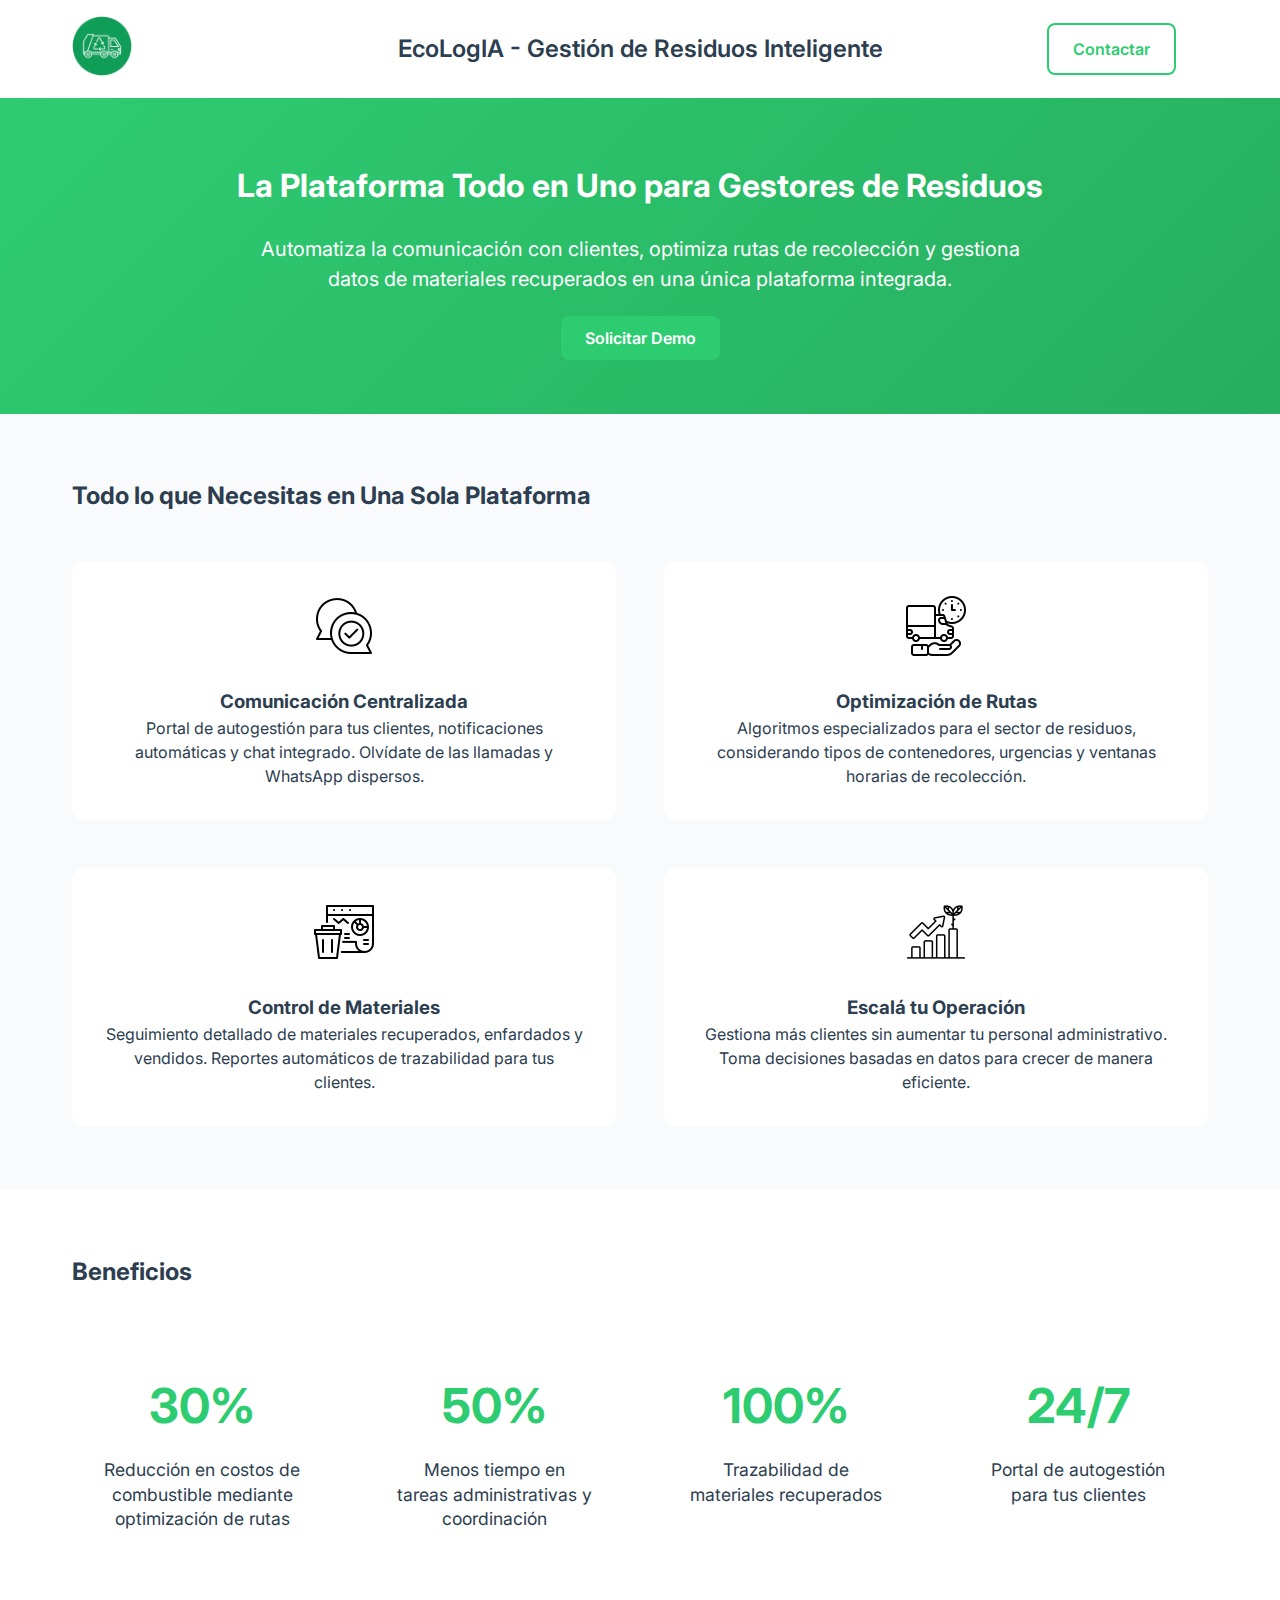
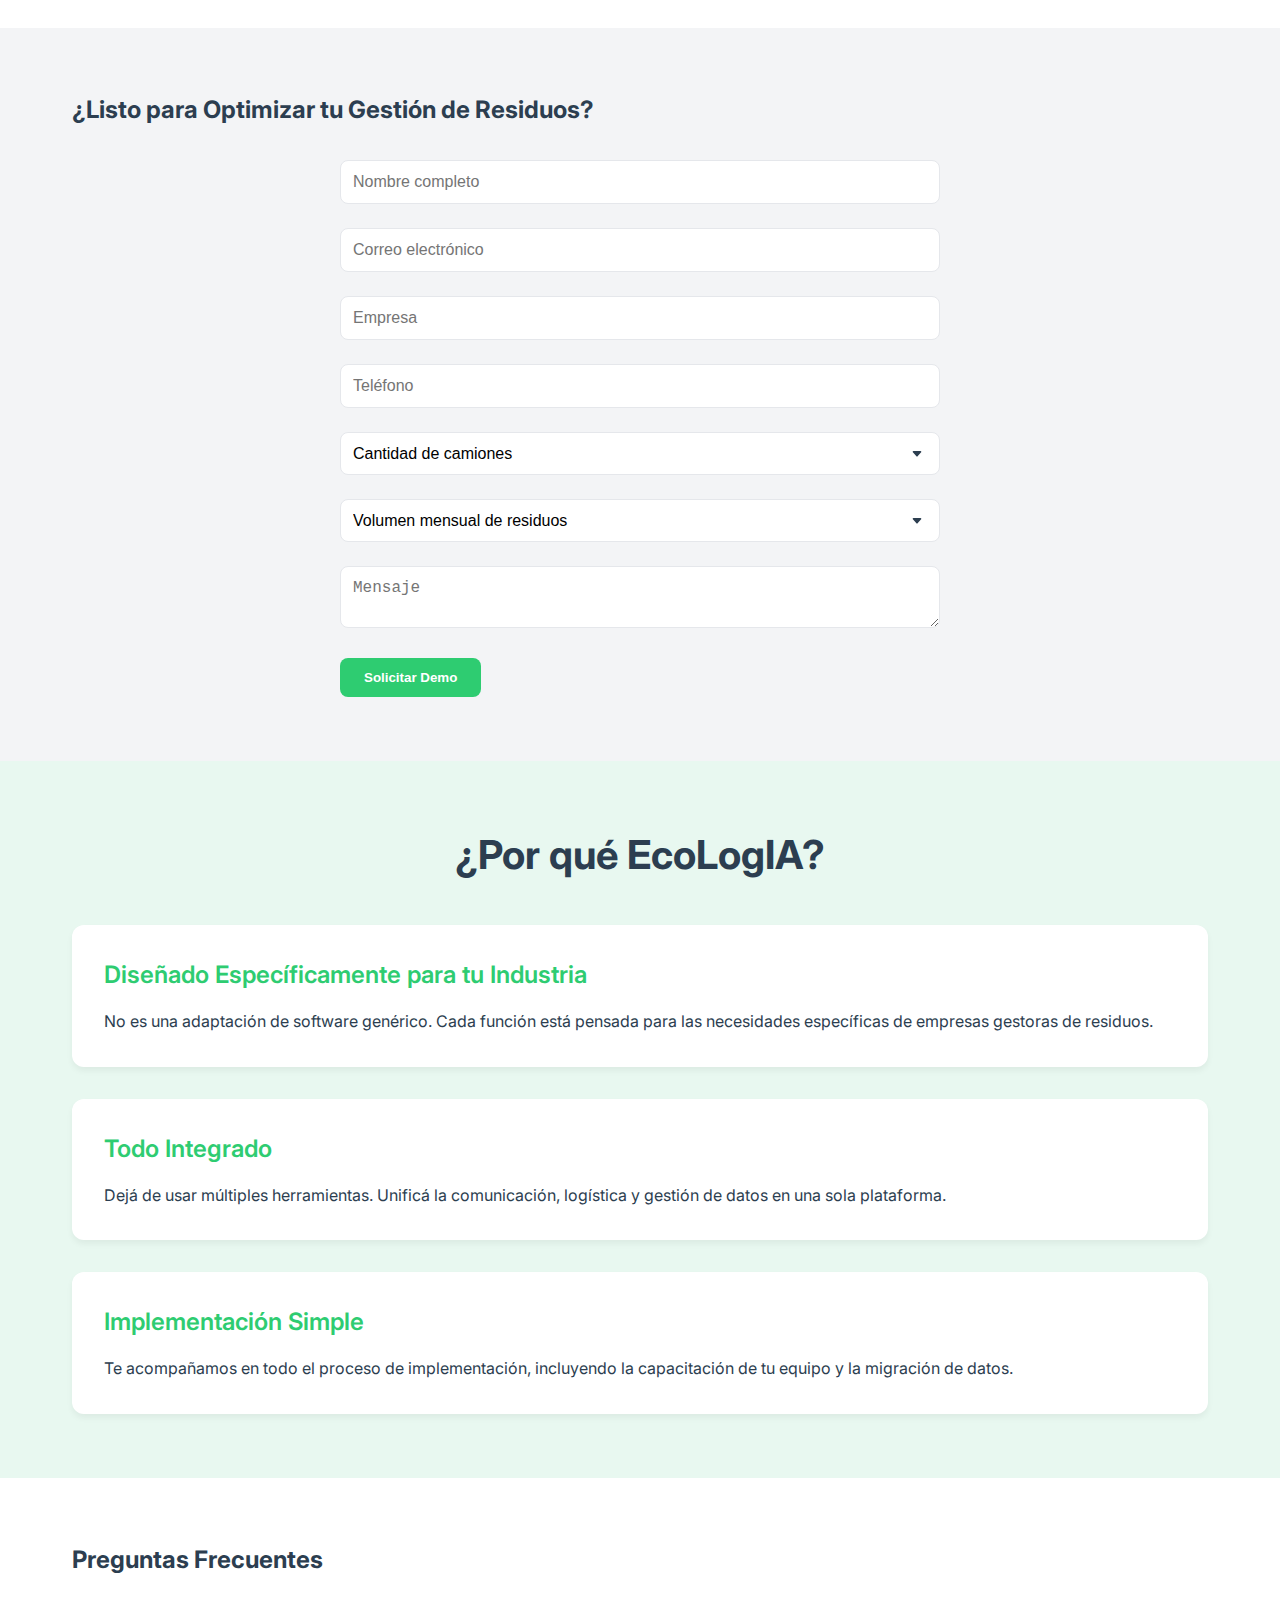
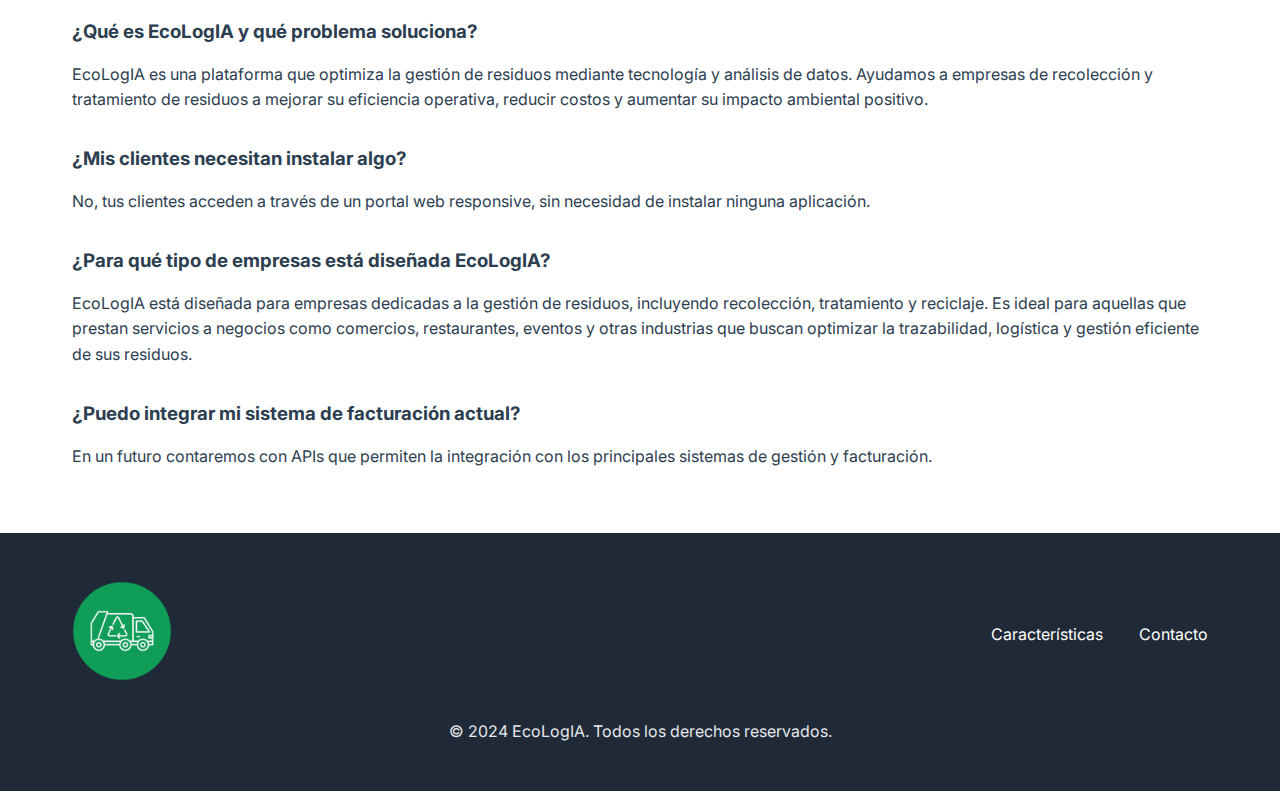
<file: index.html>
<!DOCTYPE html>
<html lang="es">
<head>
    <meta charset="UTF-8">
    <meta name="viewport" content="width=device-width, initial-scale=1.0">
    <title>EcoLogIA - Gestión de Residuos Inteligente</title>
    <link rel="stylesheet" href="styles.css">
    <link rel="preconnect" href="https://fonts.googleapis.com">
    <link href="https://fonts.googleapis.com/css2?family=Inter:wght@400;500;600;700&display=swap" rel="stylesheet">
    <link rel="icon" type="image/x-icon" href="assets/logo1.png">

</head>
<body>
    <header class="header">
        <nav class="nav-container">
            <div class="nav-left">
                <img src="assets/logo1.png" alt="EcoLogIA Logo" class="logo">
            </div>
            <div class="nav-right">
                <button class="menu-toggle" onclick="toggleMenu()">
                    <span></span>
                    <span></span>
                    <span></span>
                </button>
                <div class="nav-menu">
                    <h1 class="header-title">EcoLogIA - Gestión de Residuos Inteligente</h1>
                    <a href="https://wa.me/5491150085086?text=Hola!%20Quiero%20más%20info%20sobre%20la%20plataforma%20EcoLogIA." 
                       target="_blank" 
                       class="cta-button secondary">Contactar</a>
                </div>
            </div>
        </nav>
    </header>

    <main>
        <section class="hero">
            <div class="container">
                <h1>La Plataforma Todo en Uno para Gestores de Residuos</h1>
                <p class="hero-text">Automatiza la comunicación con clientes, optimiza rutas de recolección y gestiona datos de materiales recuperados en una única plataforma integrada.</p>
                <div class="cta-group">
                    <a href="#contact" class="cta-button primary">Solicitar Demo</a>
                </div>
            </div>
        </section>

        <section class="features" id="features">
            <div class="container">
                <h2>Todo lo que Necesitas en Una Sola Plataforma</h2>
                <div class="features-grid">
                    <div class="feature-card">
                        <img src="assets/comm.png" alt="Comunicación" class="feature-icon">
                        <h3>Comunicación Centralizada</h3>
                        <p>Portal de autogestión para tus clientes, notificaciones automáticas y chat integrado. Olvídate de las llamadas y WhatsApp dispersos.</p>
                    </div>
                    <div class="feature-card">
                        <img src="assets/optimization.png" alt="Rutas" class="feature-icon">
                        <h3>Optimización de Rutas</h3>
                        <p>Algoritmos especializados para el sector de residuos, considerando tipos de contenedores, urgencias y ventanas horarias de recolección.</p>
                    </div>
                    <div class="feature-card">
                        <img src="assets/basuranalytics.png" alt="Análisis" class="feature-icon" loading="lazy">
                        <h3>Control de Materiales</h3>
                        <p>Seguimiento detallado de materiales recuperados, enfardados y vendidos. Reportes automáticos de trazabilidad para tus clientes.</p>
                    </div>
                    <div class="feature-card">
                        <img src="assets/pgrowth.png" alt="Crecimiento" class="feature-icon" loading="lazy">
                        <h3>Escalá tu Operación</h3>
                        <p>Gestiona más clientes sin aumentar tu personal administrativo. Toma decisiones basadas en datos para crecer de manera eficiente.</p>
                    </div>
                </div>
            </div>
        </section>

        <section class="benefits">
            <div class="container">
                <h2>Beneficios</h2>
                <div class="benefits-grid">
                    <div class="benefit-item">
                        <h3>30%</h3>
                        <p>Reducción en costos de combustible mediante optimización de rutas</p>
                    </div>
                    <div class="benefit-item">
                        <h3>50%</h3>
                        <p>Menos tiempo en tareas administrativas y coordinación</p>
                    </div>
                    <div class="benefit-item">
                        <h3>100%</h3>
                        <p>Trazabilidad de materiales recuperados</p>
                    </div>
                    <div class="benefit-item">
                        <h3>24/7</h3>
                        <p>Portal de autogestión para tus clientes</p>
                    </div>
                </div>
            </div>
        </section>

        <section class="contact" id="contact">
            <div class="container">
                <h2>¿Listo para Optimizar tu Gestión de Residuos?</h2>
                <form class="contact-form" id="contactForm" onsubmit="handleSubmit(event)">
                    <div class="form-group">
                        <input type="text" id="name" required placeholder="Nombre completo">
                    </div>
                    <div class="form-group">
                        <input type="email" id="email" required placeholder="Correo electrónico">
                    </div>
                    <div class="form-group">
                        <input type="text" id="company" required placeholder="Empresa">
                    </div>
                    <div class="form-group">
                        <input type="tel" id="phone" required placeholder="Teléfono">
                    </div>
                    <div class="form-group">
                        <select id="company_size" required>
                            <option value="" disabled selected>Cantidad de camiones</option>
                            <option value="1-5">1-5 camiones</option>
                            <option value="6-19">6-19 camiones</option>
                            <option value="20-100">20-100 camiones</option>
                            <option value="101+">101+ camiones</option>
                        </select>
                    </div>
                    <div class="form-group">
                        <select id="waste_volume" required>
                            <option value="" disabled selected>Volumen mensual de residuos</option>
                            <option value="0-1000">0-1000 kg</option>
                            <option value="1001-5000">1001-5000 kg</option>
                            <option value="5001-10000">5001-10000 kg</option>
                            <option value="10001+">Más de 10000 kg</option>
                        </select>
                    </div>
                    <div class="form-group">
                        <textarea id="message" required placeholder="Mensaje"></textarea>
                    </div>
                    <button type="submit" class="cta-button primary">Solicitar Demo</button>
                </form>
            </div>
        </section>

        <section class="why-us">
            <div class="container">
                <h2>¿Por qué EcoLogIA?</h2>
                <div class="why-us-grid">
                    <div class="why-us-item">
                        <h3>Diseñado Específicamente para tu Industria</h3>
                        <p>No es una adaptación de software genérico. Cada función está pensada para las necesidades específicas de empresas gestoras de residuos.</p>
                    </div>
                    <div class="why-us-item">
                        <h3>Todo Integrado</h3>
                        <p>Dejá de usar múltiples herramientas. Unificá la comunicación, logística y gestión de datos en una sola plataforma.</p>
                    </div>
                    <div class="why-us-item">
                        <h3>Implementación Simple</h3>
                        <p>Te acompañamos en todo el proceso de implementación, incluyendo la capacitación de tu equipo y la migración de datos.</p>
                    </div>
                </div>
            </div>
        </section>

        <section class="faq">
            <div class="container">
                <h2>Preguntas Frecuentes</h2>
                <div class="faq-grid">
                    <div class="faq-item">
                        <h3>¿Qué es EcoLogIA y qué problema soluciona?</h3>
                        <p>EcoLogIA es una plataforma que optimiza la gestión de residuos mediante tecnología y análisis de datos. Ayudamos a empresas de recolección y tratamiento de residuos a mejorar su eficiencia operativa, reducir costos y aumentar su impacto ambiental positivo.</p>
                    </div>
                    <div class="faq-item">
                        <h3>¿Mis clientes necesitan instalar algo?</h3>
                        <p>No, tus clientes acceden a través de un portal web responsive, sin necesidad de instalar ninguna aplicación.</p>
                    </div>
                    <div class="faq-item">
                        <h3>¿Para qué tipo de empresas está diseñada EcoLogIA?</h3>
                        <p>EcoLogIA está diseñada para empresas dedicadas a la gestión de residuos, incluyendo recolección, tratamiento y reciclaje. Es ideal para aquellas que prestan servicios a negocios como comercios, restaurantes, eventos y otras industrias que buscan optimizar la trazabilidad, logística y gestión eficiente de sus residuos.</p>
                    </div>                    
                    <div class="faq-item">
                        <h3>¿Puedo integrar mi sistema de facturación actual?</h3>
                        <p>En un futuro contaremos con APIs que permiten la integración con los principales sistemas de gestión y facturación.</p>
                    </div>
                </div>
            </div>
        </section>
    </main>

    <footer class="footer">
        <div class="container">
            <div class="footer-content">
                <div class="footer-logo">
                    <a href="index.html">
                        <img src="assets/logo1.png" alt="EcoLogIA Logo" loading="lazy">
                    </a>                </div>
                <div class="footer-links">
                    <a href="#features">Características</a>
                    <a href="#contact">Contacto</a>
                </div>
            </div>
            <p class="copyright">© 2024 EcoLogIA. Todos los derechos reservados.</p>
        </div>
    </footer>

    <div id="successPopup" class="popup">
        <div class="popup-content">
            <h3>¡Gracias por tu interés!</h3>
            <p>Tu solicitud ha sido enviada exitosamente.</p>
            <button class="cta-button primary" onclick="closePopup()">Aceptar</button>
        </div>
    </div>
    <script src="script.js"></script>
</body>
</html>
</file>
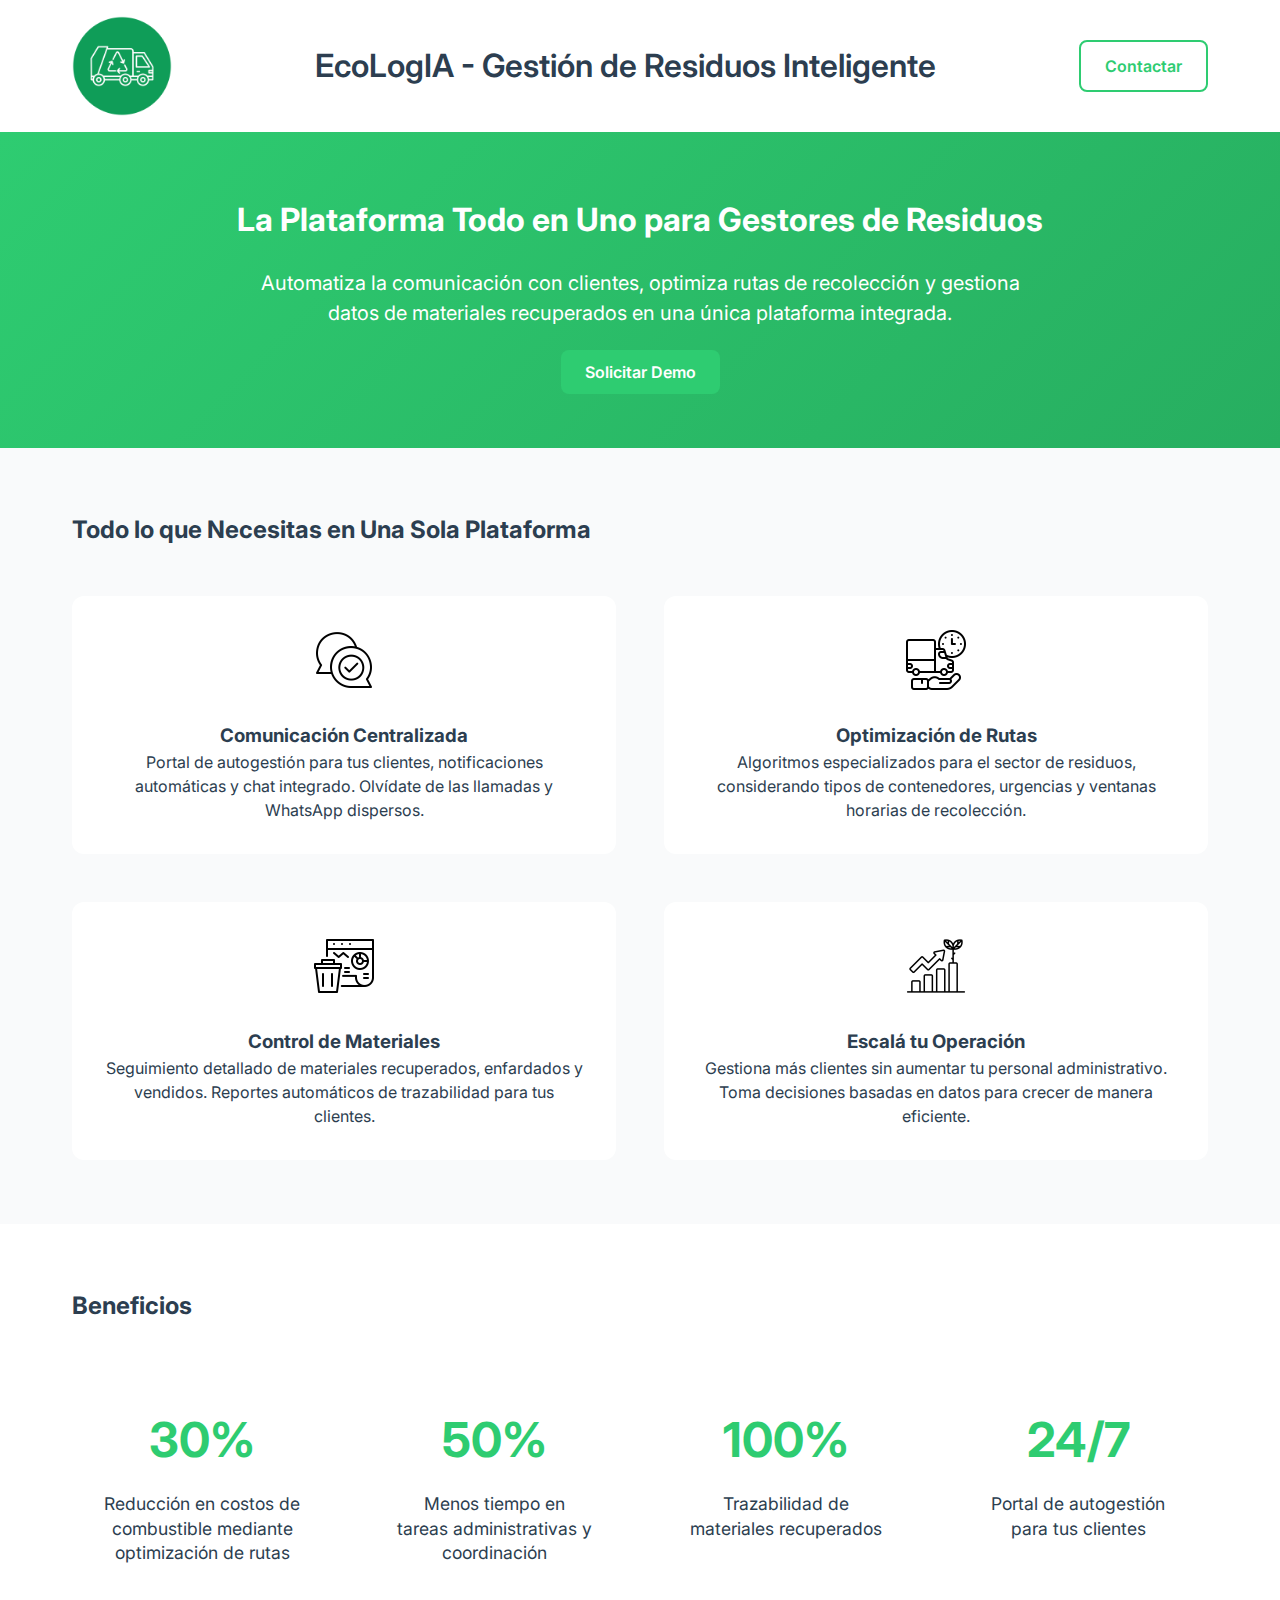
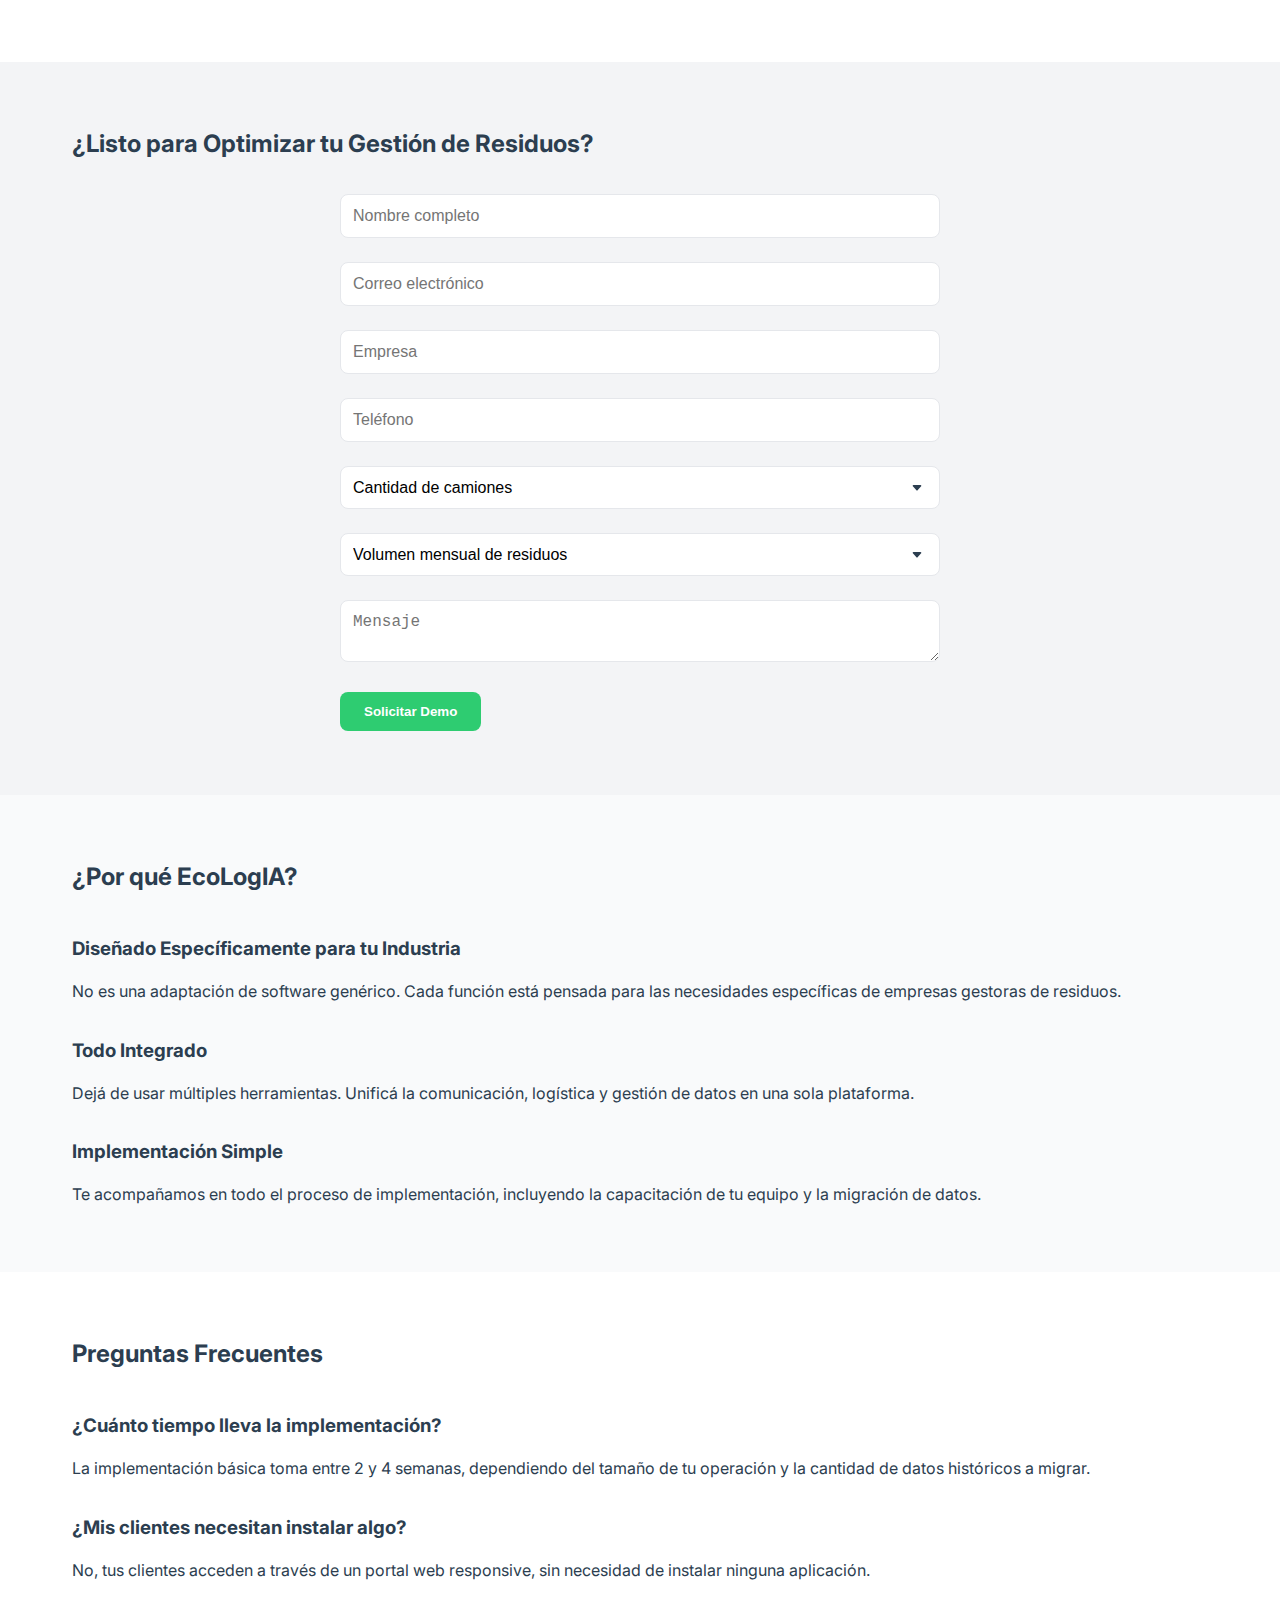
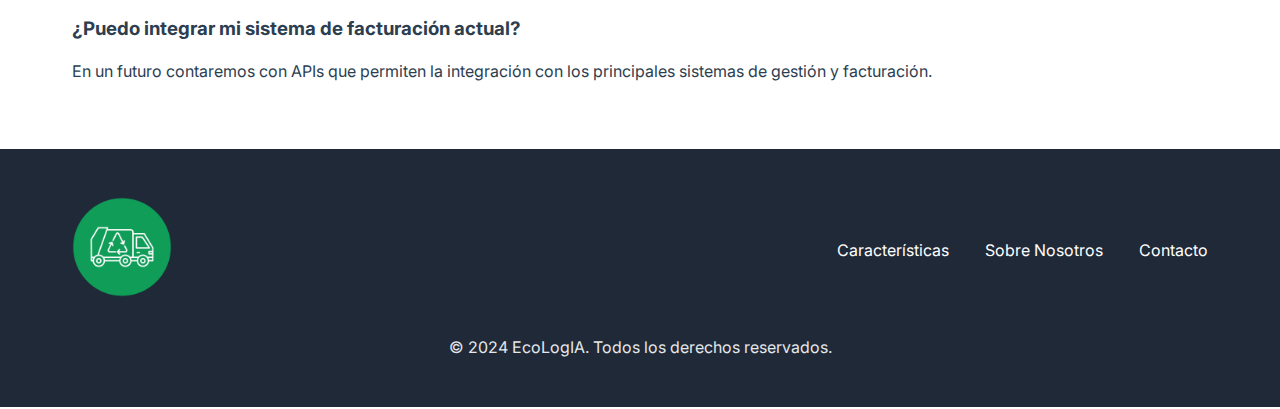
<file: PRUEBAI/index.html>
<!DOCTYPE html>
<html lang="es">
<head>
    <meta charset="UTF-8">
    <meta name="viewport" content="width=device-width, initial-scale=1.0">
    <title>EcoLogIA - Gestión de Residuos Inteligente</title>
    <link rel="stylesheet" href="styles.css">
    <link rel="preconnect" href="https://fonts.googleapis.com">
    <link href="https://fonts.googleapis.com/css2?family=Inter:wght@400;500;600;700&display=swap" rel="stylesheet">
</head>
<body>
    <header class="header">
        <nav class="nav-container">
            <img src="assets/logo1.png" alt="EcoLogIA Logo" class="logo">
            <h1 class="header-title">EcoLogIA - Gestión de Residuos Inteligente</h1>
            <a href="https://wa.me/5491150085086?text=Hola!%20Quiero%20más%20info%20sobre%20la%20plataforma%20EcoLogIA." target="_blank" class="cta-button secondary">Contactar</a>
        </nav>
    </header>

    <main>
        <section class="hero">
            <div class="container">
                <h1>La Plataforma Todo en Uno para Gestores de Residuos</h1>
                <p class="hero-text">Automatiza la comunicación con clientes, optimiza rutas de recolección y gestiona datos de materiales recuperados en una única plataforma integrada.</p>
                <div class="cta-group">
                    <a href="#contact" class="cta-button primary">Solicitar Demo</a>
                </div>
            </div>
        </section>

        <section class="features" id="features">
            <div class="container">
                <h2>Todo lo que Necesitas en Una Sola Plataforma</h2>
                <div class="features-grid">
                    <div class="feature-card">
                        <img src="assets/comm.png" alt="Comunicación" class="feature-icon">
                        <h3>Comunicación Centralizada</h3>
                        <p>Portal de autogestión para tus clientes, notificaciones automáticas y chat integrado. Olvídate de las llamadas y WhatsApp dispersos.</p>
                    </div>
                    <div class="feature-card">
                        <img src="assets/optimization.png" alt="Rutas" class="feature-icon">
                        <h3>Optimización de Rutas</h3>
                        <p>Algoritmos especializados para el sector de residuos, considerando tipos de contenedores, urgencias y ventanas horarias de recolección.</p>
                    </div>
                    <div class="feature-card">
                        <img src="assets/basuranalytics.png" alt="Análisis" class="feature-icon">
                        <h3>Control de Materiales</h3>
                        <p>Seguimiento detallado de materiales recuperados, enfardados y vendidos. Reportes automáticos de trazabilidad para tus clientes.</p>
                    </div>
                    <div class="feature-card">
                        <img src="assets/pgrowth.png" alt="Crecimiento" class="feature-icon">
                        <h3>Escalá tu Operación</h3>
                        <p>Gestiona más clientes sin aumentar tu personal administrativo. Toma decisiones basadas en datos para crecer de manera eficiente.</p>
                    </div>
                </div>
            </div>
        </section>

        <section class="benefits">
            <div class="container">
                <h2>Beneficios</h2>
                <div class="benefits-grid">
                    <div class="benefit-item">
                        <h3>30%</h3>
                        <p>Reducción en costos de combustible mediante optimización de rutas</p>
                    </div>
                    <div class="benefit-item">
                        <h3>50%</h3>
                        <p>Menos tiempo en tareas administrativas y coordinación</p>
                    </div>
                    <div class="benefit-item">
                        <h3>100%</h3>
                        <p>Trazabilidad de materiales recuperados</p>
                    </div>
                    <div class="benefit-item">
                        <h3>24/7</h3>
                        <p>Portal de autogestión para tus clientes</p>
                    </div>
                </div>
            </div>
        </section>

        <section class="contact" id="contact">
            <div class="container">
                <h2>¿Listo para Optimizar tu Gestión de Residuos?</h2>
                <form class="contact-form" id="contactForm" onsubmit="handleSubmit(event)">
                    <div class="form-group">
                        <input type="text" id="name" required placeholder="Nombre completo">
                    </div>
                    <div class="form-group">
                        <input type="email" id="email" required placeholder="Correo electrónico">
                    </div>
                    <div class="form-group">
                        <input type="text" id="company" required placeholder="Empresa">
                    </div>
                    <div class="form-group">
                        <input type="tel" id="phone" required placeholder="Teléfono">
                    </div>
                    <div class="form-group">
                        <select id="company_size" required>
                            <option value="" disabled selected>Cantidad de camiones</option>
                            <option value="1-5">1-5 camiones</option>
                            <option value="6-19">6-19 camiones</option>
                            <option value="20-100">20-100 camiones</option>
                            <option value="101+">101+ camiones</option>
                        </select>
                    </div>
                    <div class="form-group">
                        <select id="waste_volume" required>
                            <option value="" disabled selected>Volumen mensual de residuos</option>
                            <option value="0-1000">0-1000 kg</option>
                            <option value="1001-5000">1001-5000 kg</option>
                            <option value="5001-10000">5001-10000 kg</option>
                            <option value="10001+">Más de 10000 kg</option>
                        </select>
                    </div>
                    <div class="form-group">
                        <textarea id="message" required placeholder="Mensaje"></textarea>
                    </div>
                    <button type="submit" class="cta-button primary">Solicitar Demo</button>
                </form>
            </div>
        </section>

        <section class="why-us">
            <div class="container">
                <h2>¿Por qué EcoLogIA?</h2>
                <div class="why-us-grid">
                    <div class="why-us-item">
                        <h3>Diseñado Específicamente para tu Industria</h3>
                        <p>No es una adaptación de software genérico. Cada función está pensada para las necesidades específicas de empresas gestoras de residuos.</p>
                    </div>
                    <div class="why-us-item">
                        <h3>Todo Integrado</h3>
                        <p>Dejá de usar múltiples herramientas. Unificá la comunicación, logística y gestión de datos en una sola plataforma.</p>
                    </div>
                    <div class="why-us-item">
                        <h3>Implementación Simple</h3>
                        <p>Te acompañamos en todo el proceso de implementación, incluyendo la capacitación de tu equipo y la migración de datos.</p>
                    </div>
                </div>
            </div>
        </section>

        <section class="faq">
            <div class="container">
                <h2>Preguntas Frecuentes</h2>
                <div class="faq-grid">
                    <div class="faq-item">
                        <h3>¿Cuánto tiempo lleva la implementación?</h3>
                        <p>La implementación básica toma entre 2 y 4 semanas, dependiendo del tamaño de tu operación y la cantidad de datos históricos a migrar.</p>
                    </div>
                    <div class="faq-item">
                        <h3>¿Mis clientes necesitan instalar algo?</h3>
                        <p>No, tus clientes acceden a través de un portal web responsive, sin necesidad de instalar ninguna aplicación.</p>
                    </div>
                    <div class="faq-item">
                        <h3>¿Puedo integrar mi sistema de facturación actual?</h3>
                        <p>En un futuro contaremos con APIs que permiten la integración con los principales sistemas de gestión y facturación.</p>
                    </div>
                </div>
            </div>
        </section>
    </main>

    <footer class="footer">
        <div class="container">
            <div class="footer-content">
                <div class="footer-logo">
                    <a href="index.html">
                        <img src="assets/logo1.png" alt="EcoLogIA Logo">
                    </a>                </div>
                <div class="footer-links">
                    <a href="#features">Características</a>
                    <a href="about.html">Sobre Nosotros</a>
                    <a href="#contact">Contacto</a>
                </div>
            </div>
            <p class="copyright">© 2024 EcoLogIA. Todos los derechos reservados.</p>
        </div>
    </footer>

    <div id="successPopup" class="popup">
        <div class="popup-content">
            <h3>¡Gracias por tu interés!</h3>
            <p>Tu solicitud ha sido enviada exitosamente.</p>
            <button class="cta-button primary" onclick="closePopup()">Aceptar</button>
        </div>
    </div>
    <script src="script.js"></script>
</body>
</html>
</file>
<file: styles.css>
/* Variables */
:root {
    --background-color: #F9FAFB;
    --gray-100: #F3F4F6;
    --gray-200: #E5E7EB;
    --gray-800: #1F2937;
    --light-green: #E8F8F0;
    --primary-color: #2ECC71;
    --secondary-color: #27AE60;
    --text-color: #2C3E50;
    --white: #FFFFFF;
}

/* Reset y Estilos Base */
* {
    box-sizing: border-box;
    margin: 0;
    padding: 0;
}

body {
    color: var(--text-color);
    font-family: 'Inter', sans-serif;
    line-height: 1.5;
}

.container {
    margin: 0 auto;
    max-width: 1200px;
    padding: 0 2rem;
}

/* Header */
.header {
    background: var(--white);
    box-shadow: 0 2px 4px rgba(0, 0, 0, 0.1);
    position: static;
    width: 100%;
    z-index: 100;
}

.header-title {
    color: var(--text-color);
    font-size: 1.5rem;
    font-weight: 600;
    left: 50%;
    position: absolute;
    text-align: center;
    transform: translateX(-50%);
    width: 100%;
}

.logo {
    height: 60px;
}

.menu-toggle {
    background: transparent;
    border: none;
    cursor: pointer;
    display: none;
    flex-direction: column;
    height: 21px;
    justify-content: space-between;
    padding: 0;
    width: 30px;
    z-index: 10;
}

.menu-toggle span {
    background-color: var(--text-color);
    border-radius: 10px;
    height: 3px;
    transition: all 0.3s linear;
    width: 100%;
}

.nav-container {
    align-items: center;
    display: grid;
    gap: 2rem;
    grid-template-columns: auto 1fr auto;
    margin: 0 auto;
    max-width: 1200px;
    padding: 1rem 2rem;
}

.nav-left {
    justify-self: start;
}

.nav-menu {
    align-items: center;
    display: flex;
    justify-content: center;
    width: 100%;
}

.nav-right {
    justify-self: end;
}

/* Hero Section */
.hero {
    background: linear-gradient(135deg, var(--primary-color) 0%, var(--secondary-color) 100%);
    color: var(--white);
    padding: 4rem 0;
    text-align: center;
}

.hero h1 {
    font-size: 2rem;
    margin-bottom: 1.5rem;
}

.hero-text {
    font-size: 1.25rem;
    margin: 0 auto 2rem;
    max-width: 800px;
}

/* Buttons */
.cta-button {
    border-radius: 8px;
    cursor: pointer;
    font-weight: 600;
    padding: 0.75rem 1.5rem;
    text-decoration: none;
    transition: all 0.3s ease;
}

.primary {
    background: var(--primary-color);
    border: none;
    color: var(--white);
}

.primary:hover {
    background: var(--secondary-color);
    box-shadow: 0 4px 12px rgba(46, 204, 113, 0.2);
    transform: translateY(-2px);
}

.secondary {
    background: var(--white);
    border: 2px solid var(--primary-color);
    color: var(--primary-color);
}

.secondary:hover {
    background: var(--primary-color);
    color: var(--white);
}

/* Features Section */
.features {
    background: var(--background-color);
    padding: 4rem 0;
}

.features-grid {
    display: grid;
    gap: 3rem;
    grid-template-columns: repeat(2, 1fr);
    margin-top: 3rem;
}

.feature-card {
    background: var(--white);
    border-radius: 12px;
    padding: 2rem;
    text-align: center;
    transition: transform 0.3s ease;
}

.feature-card:hover {
    transform: translateY(-5px);
}

.feature-icon {
    height: 64px;
    margin-bottom: 1.5rem;
    width: 64px;
}

/* Benefits Section */
.benefits {
    background: var(--white);
    padding: 4rem 0;
}

.benefits-grid {
    display: grid;
    gap: 2rem;
    grid-template-columns: repeat(auto-fit, minmax(200px, 1fr));
    margin-top: 3rem;
}

.benefit-item {
    padding: 2rem;
    text-align: center;
}

.benefit-item h3 {
    color: var(--primary-color);
    font-size: 3rem;
    margin-bottom: 1rem;
}

.benefit-item p {
    font-size: 1.1rem;
    line-height: 1.4;
}

/* Why Us Section */
.why-us {
    background: var(--light-green);
    padding: 4rem 0;
}

.why-us h2 {
    color: var(--text-color);
    font-size: 2.5rem;
    font-weight: 700;
    margin-bottom: 2.5rem;
    text-align: center;
}

.why-us-grid .why-us-item {
    background: var(--white);
    border-radius: 12px;
    box-shadow: 0 4px 6px rgba(0, 0, 0, 0.05);
    margin-bottom: 2rem;
    padding: 2rem;
    transition: transform 0.3s ease;
}

.why-us-grid .why-us-item:hover {
    box-shadow: 0 8px 12px rgba(0, 0, 0, 0.1);
    transform: translateY(-5px);
}

.why-us-grid .why-us-item h3 {
    color: var(--primary-color);
    font-size: 1.5rem;
    font-weight: 600;
    margin-bottom: 1rem;
}

.why-us-grid .why-us-item p {
    color: var(--text-color);
    line-height: 1.6;
}

.why-us-grid .why-us-item:last-child {
    margin-bottom: 0;
}

/* FAQ Section */
.faq {
    background: var(--white);
    padding: 4rem 0;
}

.faq h2 {
    margin-bottom: 2.5rem;
}

.faq-grid .faq-item {
    margin-bottom: 2rem;
}

.faq-grid .faq-item h3 {
    margin-bottom: 1rem;
}

.faq-grid .faq-item p {
    line-height: 1.6;
}

.faq-grid .faq-item:last-child {
    margin-bottom: 0;
}

/* Contact Form */
.contact {
    background: var(--gray-100);
    padding: 4rem 0;
}

.contact-form {
    margin: 2rem auto 0;
    max-width: 600px;
}

.form-group {
    margin-bottom: 1.5rem;
}

/* Form Styles */
input,
textarea,
select {
    background-color: var(--white);
    border: 1px solid var(--gray-200);
    border-radius: 8px;
    font-size: 1rem;
    padding: 0.75rem;
    width: 100%;
}

select {
    appearance: none;
    background-image: url("data:image/svg+xml,%3Csvg xmlns='http://www.w3.org/2000/svg' width='12' height='12' fill='%232C3E50' viewBox='0 0 16 16'%3E%3Cpath d='M7.247 11.14L2.451 5.658C1.885 5.013 2.345 4 3.204 4h9.592a1 1 0 0 1 .753 1.659l-4.796 5.48a1 1 0 0 1-1.506 0z'/%3E%3C/svg%3E");
    background-position: calc(100% - 1rem) center;
    background-repeat: no-repeat;
    cursor: pointer;
    padding-right: 2.5rem;
}

input:focus,
textarea:focus,
select:focus {
    border-color: var(--primary-color);
    box-shadow: 0 0 0 2px rgba(46, 204, 113, 0.2);
    outline: none;
}

/* Footer */
.footer {
    background: var(--gray-800);
    color: var(--white);
    padding: 3rem 0;
}

.footer-content {
    align-items: center;
    display: flex;
    justify-content: space-between;
    margin-bottom: 2rem;
}

.footer-content .footer-logo img {
    height: 100px;
    width: auto;
}

.footer-links a {
    color: var(--white);
    margin-left: 2rem;
    text-decoration: none;
}

.copyright {
    color: var(--gray-200);
    text-align: center;
}

/* Popup Styles */
.popup {
    align-items: center;
    background-color: rgba(0, 0, 0, 0.5);
    display: none;
    height: 100%;
    justify-content: center;
    left: 0;
    position: fixed;
    top: 0;
    width: 100%;
    z-index: 1000;
}

.popup-content {
    background-color: var(--white);
    border-radius: 12px;
    max-width: 400px;
    padding: 2rem;
    text-align: center;
    width: 90%;
}

.popup-content h3 {
    color: var(--primary-color);
    margin-bottom: 1rem;
}

.popup-content p {
    margin-bottom: 1.5rem;
}

/* About Section */
.about-hero {
    background: linear-gradient(135deg, var(--primary-color) 0%, var(--secondary-color) 100%);
    color: var(--white);
    padding: 4rem 0;
    text-align: center;
}

.about-hero h1 {
    font-size: 2rem;
    margin-bottom: 1.5rem;
}

.about-hero-text {
    font-size: 1.25rem;
    margin: 0 auto 2rem;
    max-width: 800px;
}

.about-mission {
    background: var(--background-color);
    padding: 3rem 0;
}

.about-story {
    background: var(--white);
    padding: 4rem 0;
}

.about-story h2 {
    margin-bottom: 2.5rem;
}

.about-story p {
    line-height: 1.6;
    margin: 0 auto;
    max-width: 800px;
}

.mission-grid .mission-item {
    margin-bottom: 1rem;
    padding: 2rem;
}

.team {
    background: var(--white);
    padding: 3rem 0;
}

.team-grid {
    display: grid;
    gap: 2rem;
    grid-template-columns: repeat(2, 1fr);
    margin-top: 2rem;
}

.team-member {
    padding: 3rem;
    text-align: center;
}

.values {
    background: var(--background-color);
    padding: 3rem 0;
}

.values-grid .value-item {
    margin-bottom: 1rem;
    padding: 2rem;
}

/* Responsive Design */
@media (max-width: 633px) {
    .why-us-item h3 {
        text-align: center;
    }
}

@media (max-width: 720px) {
    .benefits-grid {
        grid-template-columns: 1fr !important;
    }
}

@media (max-width: 768px) {
    .features-grid {
        grid-template-columns: 1fr;
    }

    .hero h1 {
        font-size: 2.5rem;
    }

    .nav-container {
        gap: 1rem;
        grid-template-columns: auto auto;
    }

    .header-title {
        display: none; /* Ocultamos el título por defecto en pantallas pequeñas */
    }

    .menu-toggle {
        display: flex;
    }

    .nav-menu {
        background: var(--white);
        box-shadow: 0 2px 4px rgba(0, 0, 0, 0.1);
        display: none;
        left: 0;
        padding: 1rem;
        position: absolute;
        top: 80px;
        width: 100%;
        z-index: 1000;
    }

    .nav-menu.active {
        align-items: center;
        background: var(--light-green);
        display: flex;
        flex-direction: column;
        gap: 1rem;
    }

    .nav-menu.active .header-title {
        display: block; /* Mostramos el título solo cuando el menú está activo */
        font-size: 1.2rem;
        margin: 1rem 0 0.5rem;
        position: static;
        transform: none;
        width: auto;
    }

    .nav-menu.active .cta-button {
        margin: 0.5rem 0 1rem;
    }

    .team-grid {
        grid-template-columns: 1fr;
    }

    .why-us h2 {
        font-size: 2rem;
    }

    .footer-content {
        flex-direction: column;
        text-align: center;
    }

    .footer-links {
        margin-top: 1.5rem;
    }

    .footer-links a {
        display: block;
        margin: 1rem 0;
    }
}

@media (max-width: 789px) and (min-width: 769px) {
    .header-title {
        font-size: 1rem;
    }
}

@media (max-width: 900px) and (min-width: 790px) {
    .header-title {
        font-size: 1.2rem;
    }
}

@media (max-width: 1023px) {
    .benefits-grid {
        grid-template-columns: repeat(2, 1fr);
    }
}

@media (min-width: 769px) {
    .nav-menu {
        align-items: center;
        display: flex;
        gap: 2rem;
    }
}

@media (min-width: 1024px) {
    .benefits-grid {
        grid-template-columns: repeat(4, 1fr);
    }
}
</file>
<file: PRUEBAI/styles.css>
/* Variables */
:root {
    --primary-color: #2ECC71;
    --secondary-color: #27AE60;
    --text-color: #2C3E50;
    --background-color: #F9FAFB;
    --white: #FFFFFF;
    --gray-100: #F3F4F6;
    --gray-200: #E5E7EB;
    --gray-800: #1F2937;
}

/* Reset y Estilos Base */
* {
    margin: 0;
    padding: 0;
    box-sizing: border-box;
}

body {
    font-family: 'Inter', sans-serif;
    color: var(--text-color);
    line-height: 1.5;
}

.container {
    max-width: 1200px;
    margin: 0 auto;
    padding: 0 2rem;
}

/* Header */
.header {
    background: var(--white);
    box-shadow: 0 2px 4px rgba(0,0,0,0.1);
    position: static;
    width: 100%;
    z-index: 100;
}

.nav-container {
    display: flex;
    justify-content: space-between;
    align-items: center;
    padding: 1rem 2rem;
    max-width: 1200px;
    margin: 0 auto;
    gap: 1rem;
}

.logo {
    height: 100px;
}

.header-title {
    font-size: 2rem;
    font-weight: 600;
    color: var(--text-color);
    text-align: center;
}

/* Hero Section */
.hero {
    padding: 4rem 0 4rem;
    background: linear-gradient(135deg, var(--primary-color) 0%, var(--secondary-color) 100%);
    color: var(--white);
    text-align: center;
}

.hero h1 {
    font-size: 2rem;
    margin-bottom: 1.5rem;
}

.hero-text {
    font-size: 1.25rem;
    max-width: 800px;
    margin: 0 auto 2rem;
}

/* Buttons */
.cta-button {
    padding: 0.75rem 1.5rem;
    border-radius: 8px;
    font-weight: 600;
    cursor: pointer;
    transition: all 0.3s ease;
    text-decoration: none;
}

.primary {
    background: var(--primary-color);
    color: var(--white);
    border: none;
}

.primary:hover {
    background: var(--secondary-color);
    transform: translateY(-2px);
    box-shadow: 0 4px 12px rgba(46, 204, 113, 0.2);
}

.secondary {
    background: var(--white);
    color: var(--primary-color);
    border: 2px solid var(--primary-color);
}

.secondary:hover {
    background: var(--primary-color);
    color: var(--white);
}

/* Features Section */
.features {
    padding: 4rem 0;
    background: var(--background-color);
}

.features-grid {
    display: grid;
    grid-template-columns: repeat(2, 1fr);
    gap: 3rem;
    margin-top: 3rem;
}

.feature-card {
    background: var(--white);
    padding: 2rem;
    border-radius: 12px;
    text-align: center;
    transition: transform 0.3s ease;
}

.feature-card:hover {
    transform: translateY(-5px);
}

.feature-icon {
    width: 64px;
    height: 64px;
    margin-bottom: 1.5rem;
}

/* Benefits Section */
.benefits {
    padding: 4rem 0;
    background: var(--white);
}

.benefits-grid {
    display: grid;
    grid-template-columns: repeat(auto-fit, minmax(200px, 1fr));
    gap: 2rem;
    margin-top: 3rem;
}

.benefit-item {
    text-align: center;
    padding: 2rem;
}

.benefit-item h3 {
    font-size: 3rem;
    color: var(--primary-color);
    margin-bottom: 1rem;
}

.benefit-item p {
    font-size: 1.1rem;
    line-height: 1.4;
}

/* Why Us Section */
.why-us {
    padding: 4rem 0;
    background: var(--background-color);
}

.why-us h2 {
    margin-bottom: 2.5rem;
}

.why-us-grid .why-us-item {
    margin-bottom: 2rem;
}

.why-us-grid .why-us-item h3 {
    margin-bottom: 1rem;
}

.why-us-grid .why-us-item p {
    line-height: 1.6;
}

.why-us-grid .why-us-item:last-child {
    margin-bottom: 0;
}

/* FAQ Section */
.faq {
    padding: 4rem 0;
    background: var(--white);
}

.faq h2 {
    margin-bottom: 2.5rem;
}

.faq-grid .faq-item {
    margin-bottom: 2rem;
}

.faq-grid .faq-item h3 {
    margin-bottom: 1rem;
}

.faq-grid .faq-item p {
    line-height: 1.6;
}

.faq-grid .faq-item:last-child {
    margin-bottom: 0;
}

/* Contact Form */
.contact {
    padding: 4rem 0;
    background: var(--gray-100);
}

.contact-form {
    max-width: 600px;
    margin: 2rem auto 0;
}

.form-group {
    margin-bottom: 1.5rem;
}

/* Form Styles */
input, textarea, select {
    width: 100%;
    padding: 0.75rem;
    border: 1px solid var(--gray-200);
    border-radius: 8px;
    font-size: 1rem;
    background-color: var(--white);
}

select {
    cursor: pointer;
    appearance: none;
    background-image: url("data:image/svg+xml,%3Csvg xmlns='http://www.w3.org/2000/svg' width='12' height='12' fill='%232C3E50' viewBox='0 0 16 16'%3E%3Cpath d='M7.247 11.14L2.451 5.658C1.885 5.013 2.345 4 3.204 4h9.592a1 1 0 0 1 .753 1.659l-4.796 5.48a1 1 0 0 1-1.506 0z'/%3E%3C/svg%3E");
    background-repeat: no-repeat;
    background-position: calc(100% - 1rem) center;
    padding-right: 2.5rem;
}

select:focus, input:focus, textarea:focus {
    outline: none;
    border-color: var(--primary-color);
    box-shadow: 0 0 0 2px rgba(46, 204, 113, 0.2);
}

/* Footer */
.footer {
    background: var(--gray-800);
    color: var(--white);
    padding: 3rem 0;
}

.footer-content {
    display: flex;
    justify-content: space-between;
    align-items: center;
    margin-bottom: 2rem;
}

.footer-content .footer-logo img {
    height: 100px;
    width: auto;
}

.footer-links a {
    color: var(--white);
    text-decoration: none;
    margin-left: 2rem;
}

.copyright {
    text-align: center;
    color: var(--gray-200);
}

/* Popup Styles */
.popup {
    display: none;
    position: fixed;
    top: 0;
    left: 0;
    width: 100%;
    height: 100%;
    background-color: rgba(0, 0, 0, 0.5);
    z-index: 1000;
    justify-content: center;
    align-items: center;
}

.popup-content {
    background-color: var(--white);
    padding: 2rem;
    border-radius: 12px;
    text-align: center;
    max-width: 400px;
    width: 90%;
}

.popup-content h3 {
    margin-bottom: 1rem;
    color: var(--primary-color);
}

.popup-content p {
    margin-bottom: 1.5rem;
}

/* Responsive Design */
@media (max-width: 768px) {
    .hero h1 {
        font-size: 2.5rem;
    }
    
    .features-grid {
        grid-template-columns: 1fr;
    }
    
    .footer-content {
        flex-direction: column;
        text-align: center;
    }
    
    .footer-links {
        margin-top: 1.5rem;
    }
    
    .footer-links a {
        display: block;
        margin: 1rem 0;
    }
}

@media (min-width: 1024px) {
    .benefits-grid {
        grid-template-columns: repeat(4, 1fr);
    }
}

@media (max-width: 1023px) {
    .benefits-grid {
        grid-template-columns: repeat(2, 1fr);
    }
}

@media (max-width: 720px) {
    .benefits-grid {
        grid-template-columns: 1fr;
    }
}

.about-story {
    padding: 4rem 0;
    background: var(--white);
}

.about-story h2 {
    margin-bottom: 2.5rem;
}

.about-story p {
    line-height: 1.6;
    max-width: 800px;
    margin: 0 auto;
}

.about-hero {
    padding: 4rem 0 4rem;
    background: linear-gradient(135deg, var(--primary-color) 0%, var(--secondary-color) 100%);
    color: var(--white);
    text-align: center;
}

.about-hero h1 {
    font-size: 2rem;
    margin-bottom: 1.5rem;
}

.about-hero-text {
    font-size: 1.25rem;
    max-width: 800px;
    margin: 0 auto 2rem;
}

.about-mission {
    padding: 3rem 0;
    background: var(--background-color);
}

.team {
    padding: 3rem 0;
    background: var(--white);
}

.values {
    padding: 3rem 0;
    background: var(--background-color);
}

.mission-grid .mission-item {
    margin-bottom: 1rem;
    padding: 2rem;
}

.team-grid {
    display: grid;
    grid-template-columns: repeat(2, 1fr);
    gap: 2rem;
    margin-top: 2rem;
}

.team-member {
    text-align: center;
    padding: 3rem;
}

.values-grid .value-item {
    margin-bottom: 1rem;
    padding: 2rem;
}

/* Ajuste responsive para pantallas más pequeñas */
@media (max-width: 768px) {
    .team-grid {
        grid-template-columns: repeat(1, 1fr);
    }
}
</file>
